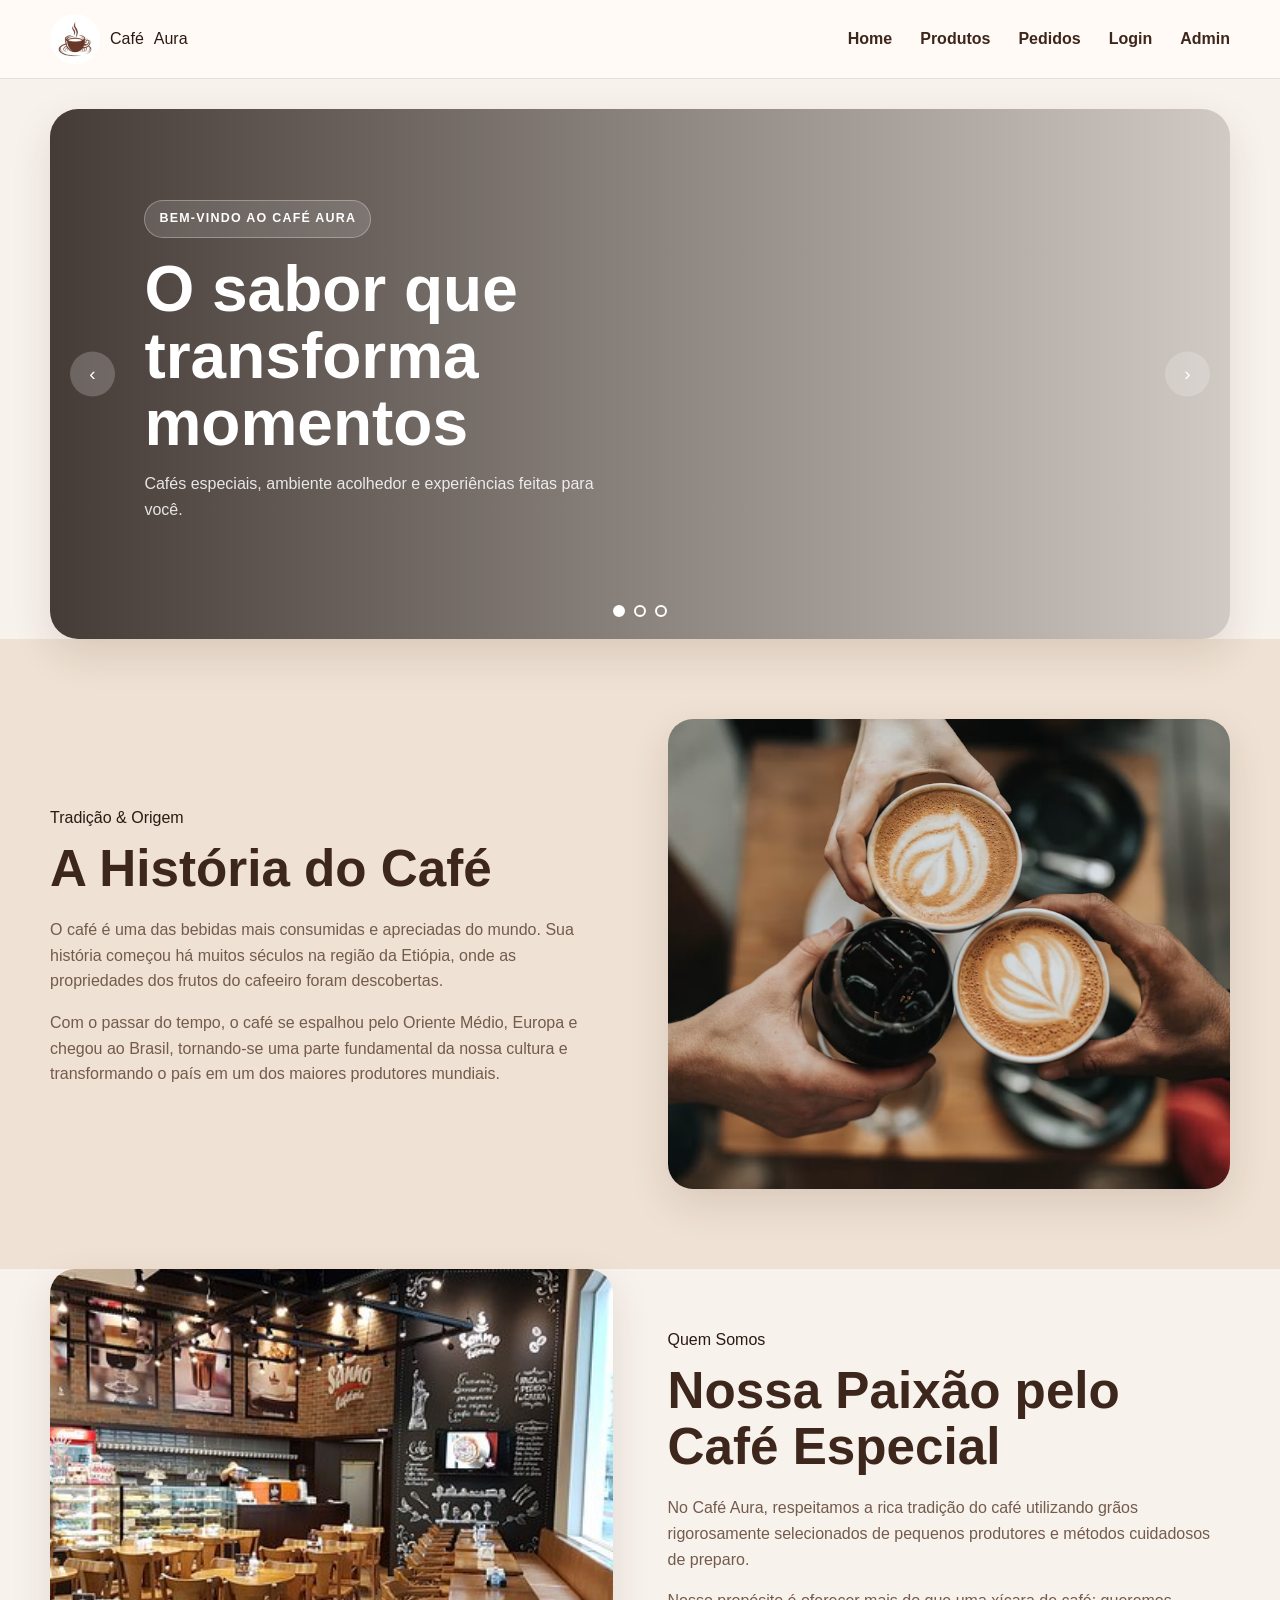
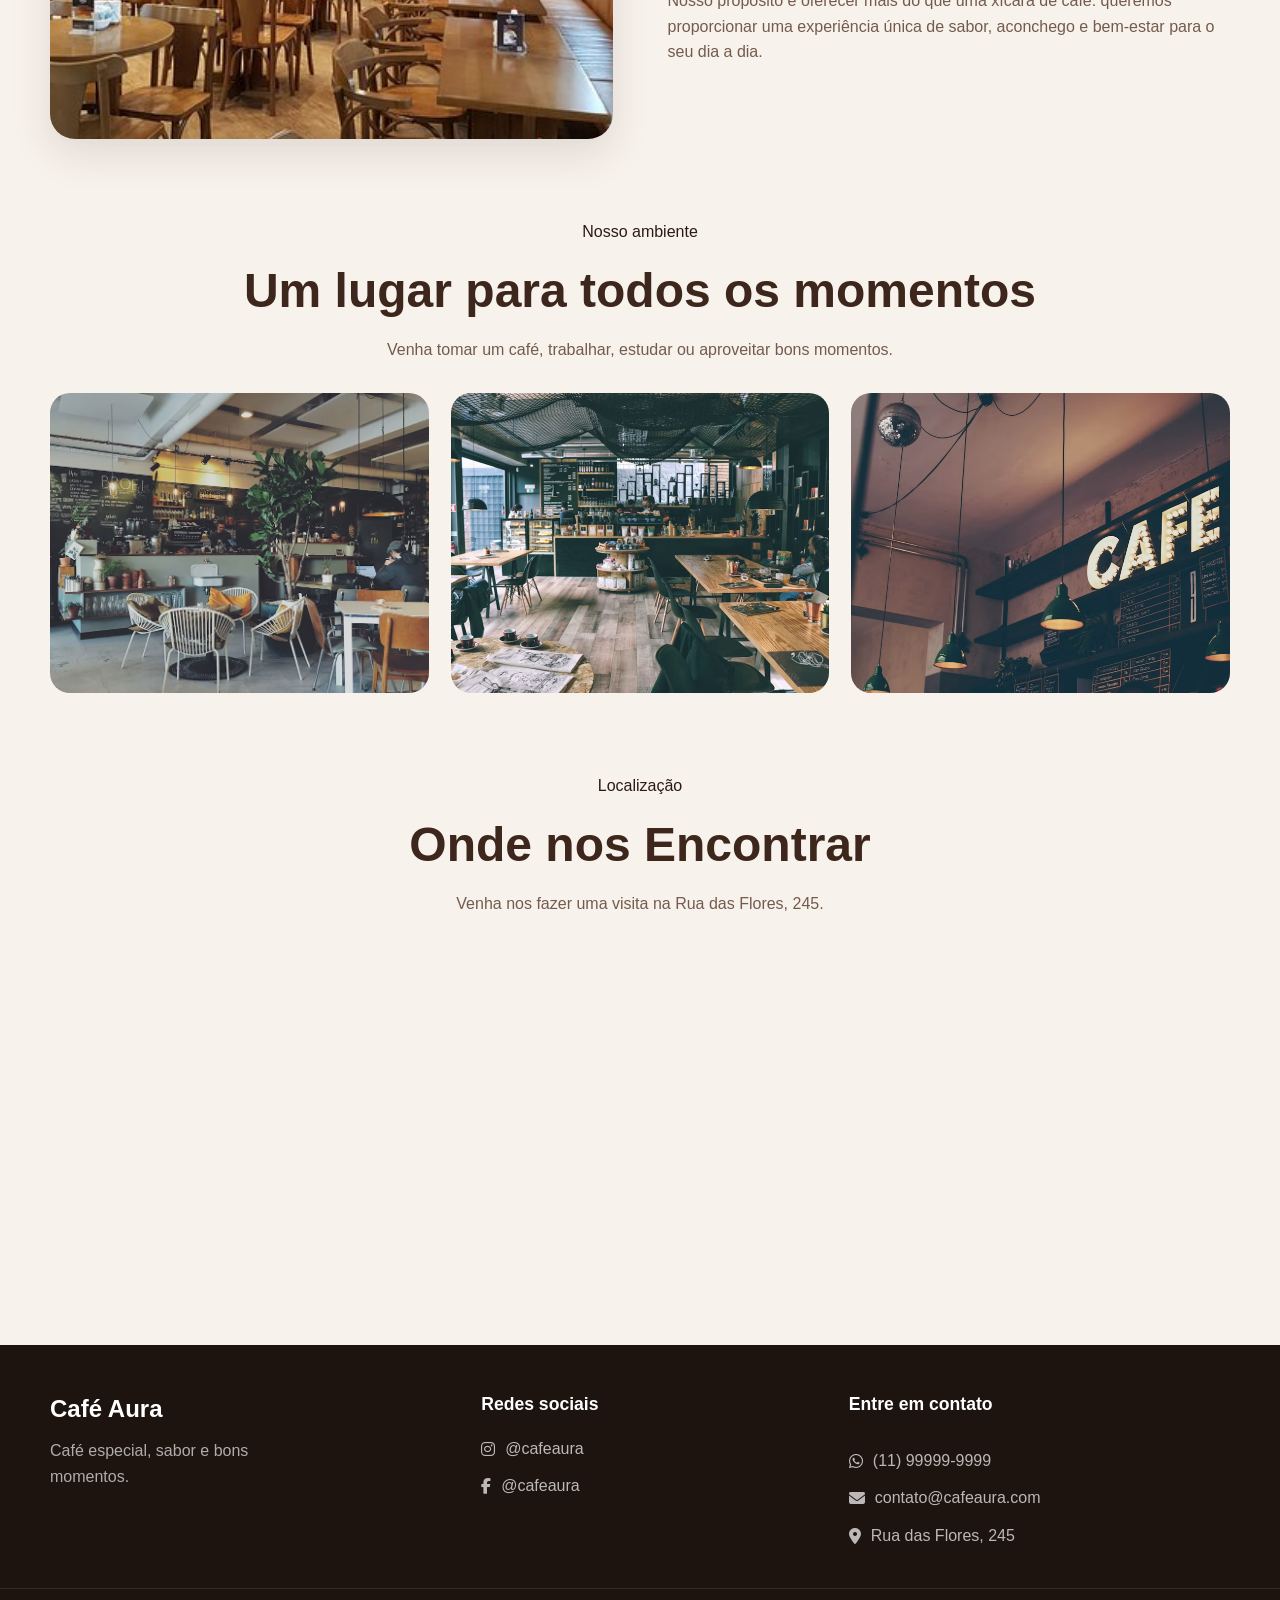
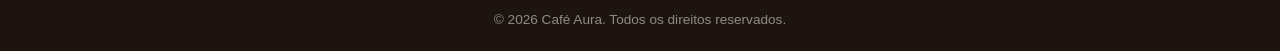
<file: src/main/resources/templates/index.html>
<!DOCTYPE html>
<html lang="pt-br">

<head>
    <meta charset="UTF-8">
    <meta name="viewport" content="width=device-width, initial-scale=1.0">

    <title>Café Aura</title>

    <link rel="stylesheet" href="../static/css/style.css">

    <!-- Ícones Font Awesome -->
    <link rel="stylesheet" href="https://cdnjs.cloudflare.com/ajax/libs/font-awesome/6.5.2/css/all.min.css">
</head>

<body>

    <!-- =========================
         CABEÇALHO
    ========================== -->

    <header class="header">

        <div class="container navbar">

            <!-- LOGO -->

            <a href="index.html" class="logo">

                <img src="../static/img/logotipo.jpg" alt="Logotipo Café Aura" class="logo-img">

                Café <span>Aura</span>

            </a>


            <!-- MENU MOBILE -->

            <button class="menu-button" id="menuButton" type="button" aria-label="Abrir menu">
                ☰
            </button>


            <!-- MENU -->

            <nav class="menu" id="menu">

                <a href="index.html">
                    Home
                </a>

                <a href="produtos.html">
                    Produtos
                </a>

                <a href="pedidos.html">
                    Pedidos
                </a>

                <a href="login.html">
                    Login
                </a>

                <!-- ADMIN -->

                <a href="administrativo.html">
                    Admin
                </a>

            </nav>

        </div>

    </header>


    <!-- =========================
         CONTEÚDO PRINCIPAL
    ========================== -->

    <main>


        <!-- =========================
             CARROSSEL
        ========================== -->

        <section class="carousel">

            <div class="carousel-track" id="carouselTrack">


                <!-- SLIDE 1 -->

                <div class="slide slide-one">

                    <div class="slide-content">

                        <span class="tag">
                            Bem-vindo ao Café Aura
                        </span>

                        <h1>
                            O sabor que transforma momentos
                        </h1>

                        <p>
                            Cafés especiais, ambiente acolhedor e
                            experiências feitas para você.
                        </p>

                    </div>

                </div>


                <!-- SLIDE 2 -->

                <div class="slide slide-two">

                    <div class="slide-content">

                        <span class="tag">
                            Café artesanal
                        </span>

                        <h1>
                            Qualidade em cada xícara
                        </h1>

                        <p>
                            Selecionamos os melhores grãos para
                            preparar cafés únicos.
                        </p>

                    </div>

                </div>


                <!-- SLIDE 3 -->

                <div class="slide slide-three">

                    <div class="slide-content">

                        <span class="tag">
                            Um lugar especial
                        </span>

                        <h1>
                            Seu espaço para relaxar
                        </h1>

                        <p>
                            Um ambiente moderno, confortável e
                            preparado para receber você.
                        </p>

                    </div>

                </div>

            </div>


            <!-- SETA ANTERIOR -->

            <button type="button" class="carousel-arrow previous" id="previous" aria-label="Slide anterior">
                ‹
            </button>


            <!-- SETA PRÓXIMO -->

            <button type="button" class="carousel-arrow next" id="next" aria-label="Próximo slide">
                ›
            </button>


            <!-- INDICADORES -->

            <div class="carousel-dots">

                <button type="button" class="dot active" data-slide="0" aria-label="Ir para o slide 1"></button>

                <button type="button" class="dot" data-slide="1" aria-label="Ir para o slide 2"></button>

                <button type="button" class="dot" data-slide="2" aria-label="Ir para o slide 3"></button>

            </div>

        </section>


        <!-- =========================
             HISTÓRIA DO CAFÉ
        ========================== -->

        <section class="coffee-history">

            <div class="container two-columns">

                <div class="text-content">

                    <span class="subtitle">
                        Tradição & Origem
                    </span>

                    <h2>
                        A História do Café
                    </h2>

                    <p>
                        O café é uma das bebidas mais consumidas e
                        apreciadas do mundo.
                        Sua história começou há muitos séculos na
                        região da Etiópia, onde as propriedades dos
                        frutos do cafeeiro foram descobertas.
                    </p>

                    <p>
                        Com o passar do tempo, o café se espalhou
                        pelo Oriente Médio, Europa e chegou ao Brasil,
                        tornando-se uma parte fundamental da nossa
                        cultura e transformando o país em um dos
                        maiores produtores mundiais.
                    </p>

                </div>


                <div>

                    <img class="rounded-image" src="../static/img/graosdecafé.avif" alt="Grãos de café">

                </div>

            </div>

        </section>


        <!-- =========================
             QUEM SOMOS
        ========================== -->

        <section class="about-us">

            <div class="container two-columns">

                <div>

                    <img class="rounded-image" src="../static/img/espaçocafe.jpg" alt="Nossa equipe e espaço">

                </div>


                <div class="text-content">

                    <span class="subtitle">
                        Quem Somos
                    </span>

                    <h2>
                        Nossa Paixão pelo Café Especial
                    </h2>

                    <p>
                        No Café Aura, respeitamos a rica tradição
                        do café utilizando grãos rigorosamente
                        selecionados de pequenos produtores e
                        métodos cuidadosos de preparo.
                    </p>

                    <p>
                        Nosso propósito é oferecer mais do que uma
                        xícara de café: queremos proporcionar uma
                        experiência única de sabor, aconchego e
                        bem-estar para o seu dia a dia.
                    </p>

                </div>

            </div>

        </section>


        <!-- =========================
             NOSSOS AMBIENTES
        ========================== -->

        <section id="ambiente" class="section container">

            <div class="section-heading">

                <span class="subtitle">
                    Nosso ambiente
                </span>

                <h2>
                    Um lugar para todos os momentos
                </h2>

                <p>
                    Venha tomar um café, trabalhar, estudar ou
                    aproveitar bons momentos.
                </p>

            </div>


            <div class="gallery">

                <img src="../static/img/ambiente.avif" alt="Ambiente interno da cafeteria">

                <img src="../static/img/mesas.avif" alt="Mesas da cafeteria">

                <img src="../static/img/cafe.avif" alt="Café">

            </div>

        </section>


        <!-- =========================
             LOCALIZAÇÃO
        ========================== -->

        <section class="location-section container">

            <div class="section-heading">

                <span class="subtitle">
                    Localização
                </span>

                <h2>
                    Onde nos Encontrar
                </h2>

                <p>
                    Venha nos fazer uma visita na Rua das Flores, 245.
                </p>

            </div>


            <div class="map-wrapper" style="
                    width: 100%;
                    max-width: 1000px;
                    margin: 0 auto 40px auto;
                ">

                <iframe
                    src="https://www.google.com/maps/embed?pb=!1m18!1m12!1m3!1d3657.197475878235!2d-46.65867082375806!3d-23.561349561601616!2m3!1f0!2f0!3f0!3m2!1i1024!2i768!4f13.1!3m3!1m2!1s0x94ce59c8da0aa315%3A0xd59f9431f2d971e3!2sAv.%20Paulista%2C%20S%C3%A3o%20Paulo%20-%20SP!5e0!3m2!1spt-BR!2sbr!4v1700000000000!5m2!1spt-BR!2sbr"
                    width="100%" height="350" style="border:0; border-radius:12px;" allowfullscreen loading="lazy"
                    referrerpolicy="no-referrer-when-downgrade"></iframe>

            </div>

        </section>

    </main>


    <!-- =========================
         RODAPÉ
    ========================== -->

    <footer class="footer">

        <div class="container footer-content">


            <!-- INFORMAÇÕES -->

            <div class="footer-info">

                <h3>
                    Café Aura
                </h3>

                <p>
                    Café especial, sabor e bons momentos.
                </p>

            </div>


            <!-- REDES SOCIAIS -->

            <div class="footer-social">

                <h3>
                    Redes sociais
                </h3>

                <div class="social-icons">

                    <a href="#" aria-label="Instagram">
                        <i class="fa-brands fa-instagram"></i>

                        <span>
                            @cafeaura
                        </span>
                    </a>


                    <a href="#" aria-label="Facebook">
                        <i class="fa-brands fa-facebook-f"></i>

                        <span>
                            @cafeaura
                        </span>
                    </a>

                </div>

            </div>


            <!-- CONTATOS -->

            <div class="footer-contact">

                <h3>
                    Entre em contato
                </h3>


                <!-- WHATSAPP -->

                <a href="https://wa.me/5511999999999" target="_blank" rel="noopener noreferrer">

                    <i class="fa-brands fa-whatsapp"></i>

                    <span>
                        (11) 99999-9999
                    </span>

                </a>


                <!-- E-MAIL -->

                <a href="mailto:contato@cafeaura.com">

                    <i class="fa-solid fa-envelope"></i>

                    <span>
                        contato@cafeaura.com
                    </span>

                </a>


                <!-- ENDEREÇO -->

                <a href="#">

                    <i class="fa-solid fa-location-dot"></i>

                    <span>
                        Rua das Flores, 245
                    </span>

                </a>

            </div>

        </div>


        <!-- =========================
             COPYRIGHT
        ========================== -->

        <div class="footer-bottom">

            <span>
                © 2026 Café Aura. Todos os direitos reservados.
            </span>

        </div>

    </footer>


    <!-- =========================
         JAVASCRIPT
    ========================== -->

    <script src="../static/js/index.js"></script>

</body>

</html>
</file>
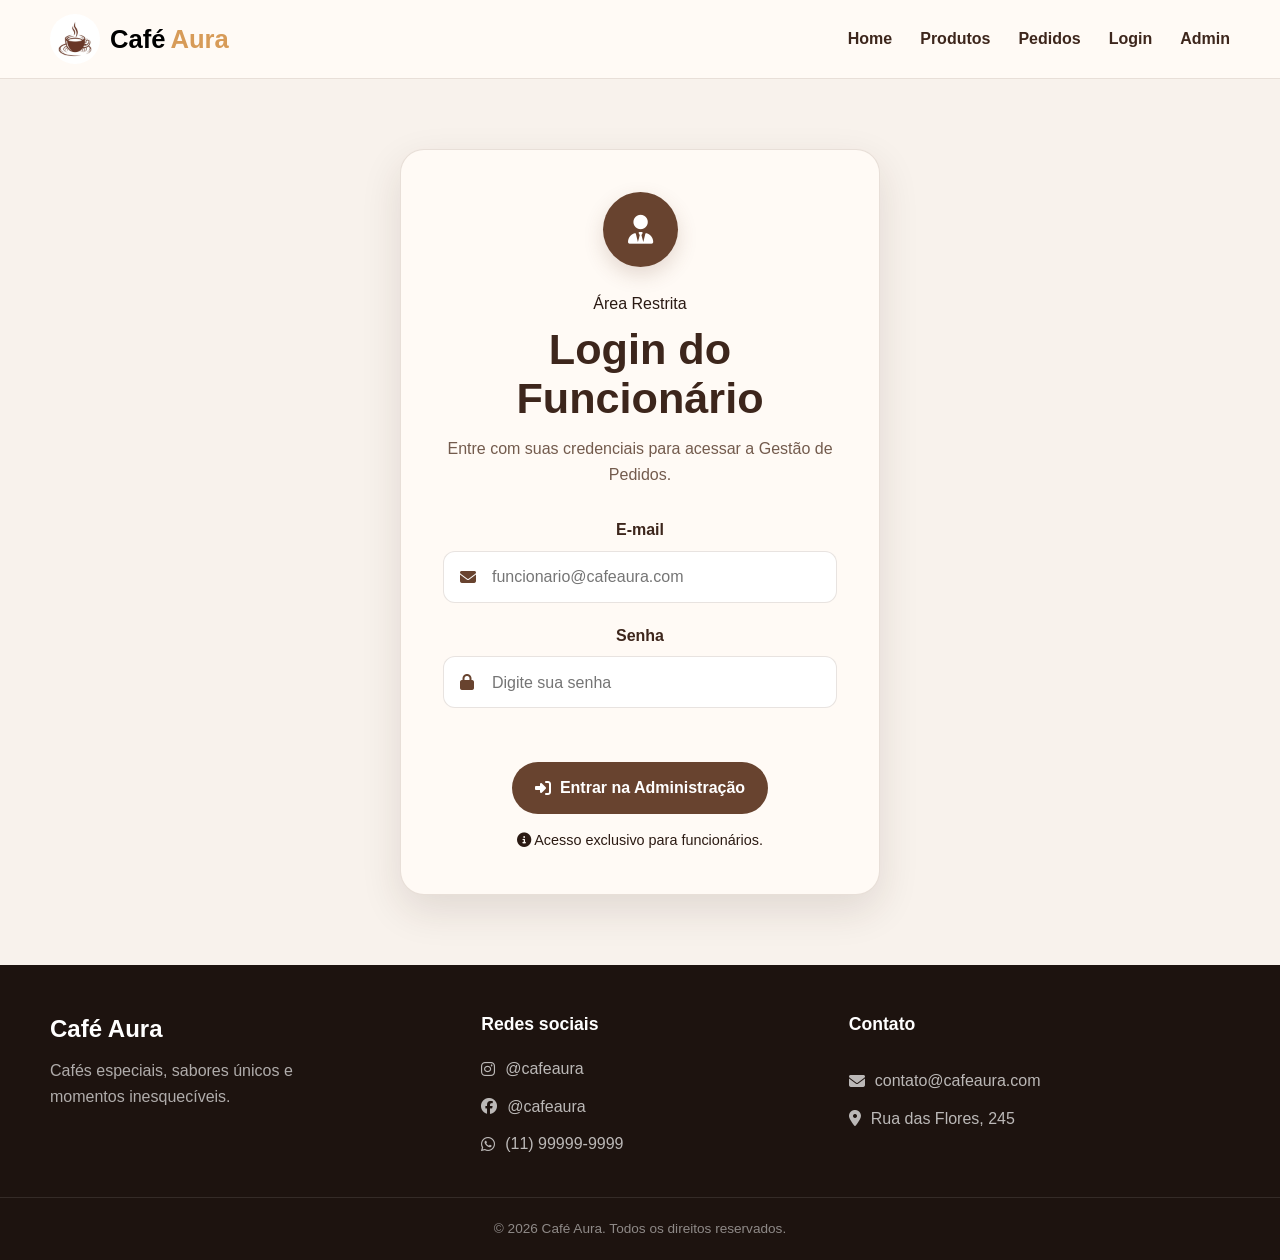
<file: src/main/resources/templates/administrativo.html>
<!DOCTYPE html>
<html lang="pt-BR">

<head>

    <meta charset="UTF-8">

    <meta
        name="viewport"
        content="width=device-width, initial-scale=1.0"
    >

    <title>Café Aura - Administração</title>

    <link
        rel="stylesheet"
        href="../static/css/style.css"
    >

    <link
        rel="stylesheet"
        href="https://cdnjs.cloudflare.com/ajax/libs/font-awesome/6.5.2/css/all.min.css"
    >

</head>

<body>

    <!-- =====================================================
         HEADER
    ====================================================== -->

    <header class="header">

        <div class="container navbar">

            <a href="index.html" class="logo">

                <img
                    src="../static/img/logotipo.jpg"
                    alt="Logotipo Café Aura"
                    class="logo-img"
                >

                <span class="logo-text">
                    <span class="logo-cafe">Café</span>
                    <span class="logo-aura">Aura</span>
                </span>

            </a>


            <!-- BOTÃO MENU MOBILE -->

            <button
                type="button"
                class="menu-button"
                id="menuButton"
                aria-label="Abrir menu"
            >

                <i class="fa-solid fa-bars"></i>

            </button>


            <!-- MENU -->

            <nav class="menu" id="menu">

                <a href="index.html">
                    Home
                </a>

                <a href="produtos.html">
                    Produtos
                </a>

                <a href="pedidos.html">
                    Pedidos
                </a>

                <a href="login.html">
                    Login
                </a>

                <a href="administrativo.html">
                    Admin
                </a>

            </nav>

        </div>

    </header>


    <!-- =====================================================
         CONTEÚDO PRINCIPAL
    ====================================================== -->

    <main>


        <!-- =================================================
             LOGIN DO FUNCIONÁRIO
        ================================================== -->

        <section
            class="admin-login-section"
            id="adminLoginArea"
        >

            <div class="container">

                <div class="admin-login-box">

                    <div class="admin-login-icon">

                        <i class="fa-solid fa-user-tie"></i>

                    </div>


                    <div class="admin-login-content">

                        <span class="subtitle">
                            Área Restrita
                        </span>

                        <h1>
                            Login do Funcionário
                        </h1>

                        <p>
                            Entre com suas credenciais para acessar
                            a Gestão de Pedidos.
                        </p>


                        <!-- FORMULÁRIO -->

                        <form
                            id="adminLoginForm"
                            novalidate
                        >


                            <!-- E-MAIL -->

                            <div class="form-group">

                                <label for="adminEmail">
                                    E-mail
                                </label>

                                <div class="input-icon">

                                    <i class="fa-solid fa-envelope"></i>

                                    <input
                                        type="email"
                                        id="adminEmail"
                                        placeholder="funcionario@cafeaura.com"
                                        autocomplete="username"
                                        required
                                    >

                                </div>

                            </div>


                            <!-- SENHA -->

                            <div class="form-group">

                                <label for="adminPassword">
                                    Senha
                                </label>

                                <div class="input-icon">

                                    <i class="fa-solid fa-lock"></i>

                                    <input
                                        type="password"
                                        id="adminPassword"
                                        placeholder="Digite sua senha"
                                        autocomplete="current-password"
                                        required
                                    >

                                </div>

                            </div>


                            <!-- ERRO -->

                            <p
                                id="adminLoginError"
                                class="admin-login-error"
                            ></p>


                            <!-- BOTÃO -->

                            <button
                                type="submit"
                                class="button admin-login-button"
                            >

                                <i class="fa-solid fa-right-to-bracket"></i>

                                Entrar na Administração

                            </button>


                            <!-- AVISO -->

                            <p
                                style="
                                    margin-top: 15px;
                                    text-align: center;
                                    font-size: 0.9rem;
                                "
                            >

                                <i class="fa-solid fa-circle-info"></i>

                                Acesso exclusivo para funcionários.

                            </p>

                        </form>

                    </div>

                </div>

            </div>

        </section>


        <!-- =================================================
             GESTÃO DE PEDIDOS
        ================================================== -->

        <section
            class="admin-section"
            id="adminManagement"
            style="display: none;"
        >

            <div class="container">


                <!-- TÍTULO -->

                <div class="admin-title">

                    <span class="subtitle">
                        Painel Administrativo
                    </span>

                    <h1>
                        Gestão de Pedidos
                    </h1>

                    <p>
                        Acompanhe e gerencie os pedidos realizados
                        pelos clientes.
                    </p>

                </div>


                <!-- CABEÇALHO -->

                <div class="admin-header">

                    <div class="admin-header-info">

                        <div class="admin-icon">

                            <i class="fa-solid fa-user-tie"></i>

                        </div>

                        <div class="admin-user">

                            <p>
                                Funcionário conectado
                            </p>

                            <h2>
                                Administrador Café Aura
                            </h2>

                        </div>

                    </div>


                    <div class="admin-restricted">

                        <i class="fa-solid fa-shield-halved"></i>

                        Área restrita

                    </div>

                </div>


                <!-- SAIR -->

                <div class="admin-logout-area">

                    <button
                        type="button"
                        class="admin-logout-button"
                        id="adminLogoutButton"
                    >

                        <i class="fa-solid fa-right-from-bracket"></i>

                        Sair da Administração

                    </button>

                </div>


                <!-- STATUS -->

                <div class="order-status-buttons">

                    <button
                        type="button"
                        class="status-button active"
                        id="pendingButton"
                    >

                        <i class="fa-solid fa-clock"></i>

                        Em Atendimento

                        <span id="pendingCount">
                            0
                        </span>

                    </button>


                    <button
                        type="button"
                        class="status-button"
                        id="finishedButton"
                    >

                        <i class="fa-solid fa-circle-check"></i>

                        Finalizados

                        <span id="finishedCount">
                            0
                        </span>

                    </button>

                </div>


                <!-- PEDIDOS -->

                <div class="admin-orders">


                    <!-- EM ATENDIMENTO -->

                    <div
                        class="orders-panel"
                        id="pendingOrders"
                    >

                        <div class="orders-panel-header">

                            <h2>
                                Pedidos em Atendimento
                            </h2>

                            <span>

                                <span id="pendingCountPanel">
                                    0
                                </span>

                            </span>

                        </div>


                        <div
                            class="orders-list"
                            id="pendingOrdersList"
                        >

                            <div class="empty-orders">

                                <i class="fa-solid fa-mug-saucer"></i>

                                <h3>
                                    Nenhum pedido em atendimento
                                </h3>

                                <p>
                                    Quando novos pedidos forem realizados,
                                    eles aparecerão aqui.
                                </p>

                            </div>

                        </div>

                    </div>


                    <!-- FINALIZADOS -->

                    <div
                        class="orders-panel"
                        id="finishedOrders"
                        style="display: none;"
                    >

                        <div class="orders-panel-header">

                            <h2>
                                Pedidos Finalizados
                            </h2>

                            <span>

                                <span id="finishedCountPanel">
                                    0
                                </span>

                            </span>

                        </div>


                        <div
                            class="orders-list"
                            id="finishedOrdersList"
                        >

                            <div class="empty-orders">

                                <i class="fa-solid fa-circle-check"></i>

                                <h3>
                                    Nenhum pedido finalizado
                                </h3>

                                <p>
                                    Os pedidos concluídos aparecerão aqui.
                                </p>

                            </div>

                        </div>

                    </div>

                </div>

            </div>

        </section>

    </main>


    <!-- =====================================================
         FOOTER
    ====================================================== -->

    <footer class="footer">

        <div class="container footer-content">


            <!-- INFORMAÇÕES -->

            <div class="footer-info">

                <h3>
                    Café Aura
                </h3>

                <p>
                    Cafés especiais, sabores únicos e momentos inesquecíveis.
                </p>

            </div>


            <!-- REDES SOCIAIS -->

            <div class="footer-social">

                <h3>
                    Redes sociais
                </h3>

                <div class="social-icons">

                    <a href="#">

                        <i class="fa-brands fa-instagram"></i>

                        @cafeaura

                    </a>


                    <a href="#">

                        <i class="fa-brands fa-facebook"></i>

                        @cafeaura

                    </a>


                    <a href="https://wa.me/5511999999999">

                        <i class="fa-brands fa-whatsapp"></i>

                        (11) 99999-9999

                    </a>

                </div>

            </div>


            <!-- CONTATO -->

            <div class="footer-contact">

                <h3>
                    Contato
                </h3>


                <a href="mailto:contato@cafeaura.com">

                    <i class="fa-solid fa-envelope"></i>

                    contato@cafeaura.com

                </a>


                <a href="#">

                    <i class="fa-solid fa-location-dot"></i>

                    Rua das Flores, 245

                </a>

            </div>

        </div>


        <!-- COPYRIGHT -->

        <div class="footer-bottom">

            © 2026 Café Aura. Todos os direitos reservados.

        </div>

    </footer>


    <!-- =====================================================
         JAVASCRIPT
    ====================================================== -->

    <script src="../static/js/index.js"></script>

</body>

</html>
</file>
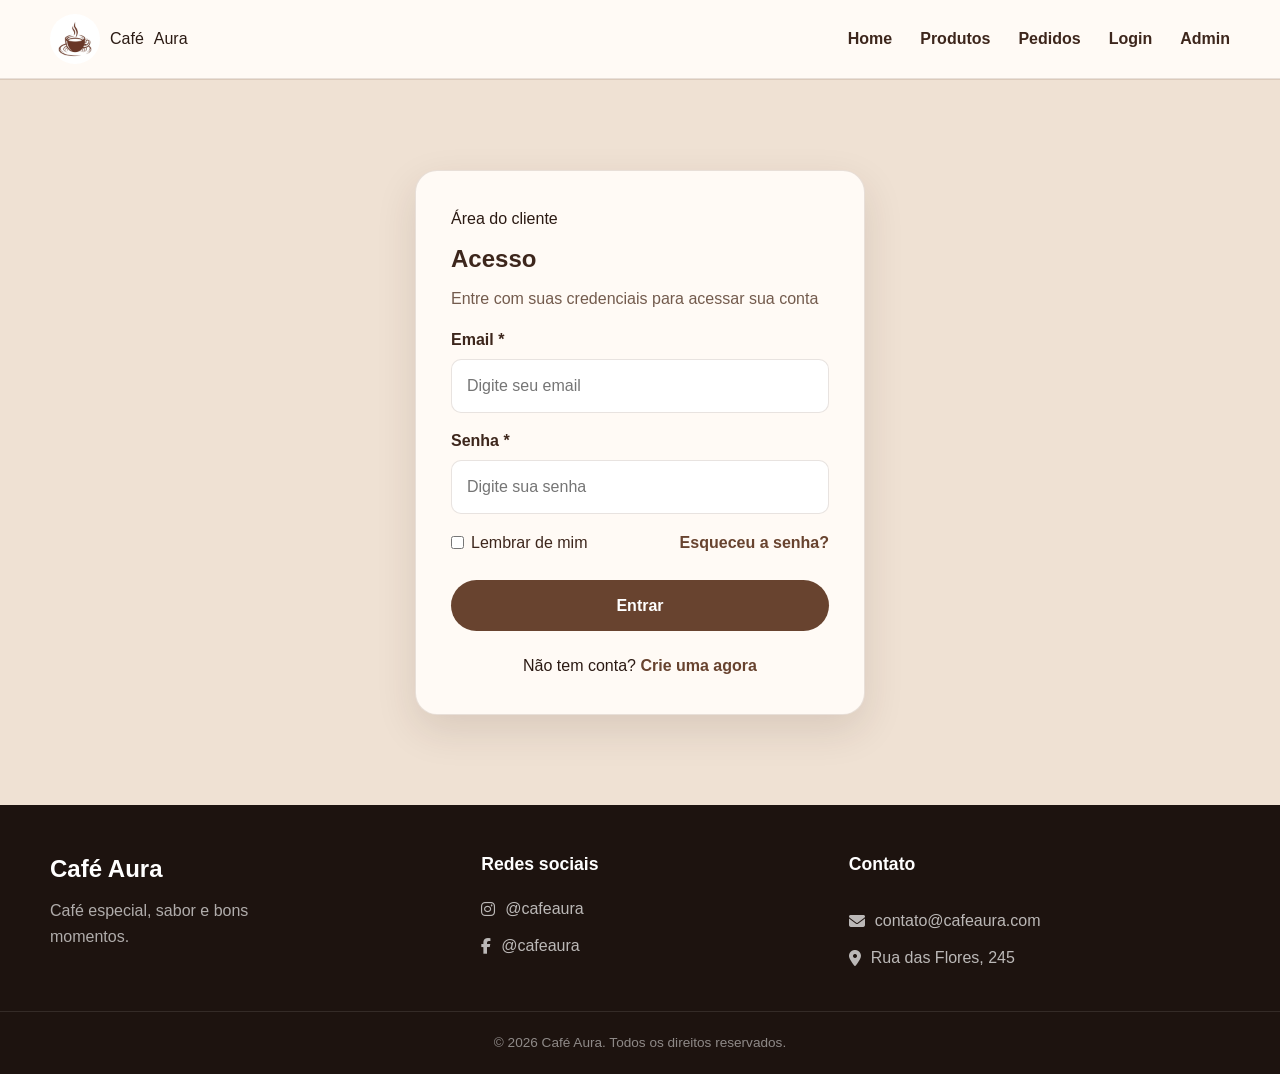
<file: src/main/resources/templates/login.html>
<!DOCTYPE html>
<html lang="pt-BR">

<head>
    <meta charset="UTF-8">
    <meta name="viewport" content="width=device-width, initial-scale=1.0">

    <title>Login - Café Aura</title>

    <link rel="stylesheet" href="../static/css/style.css">

    <!-- Ícones -->
    <link rel="stylesheet"
        href="https://cdnjs.cloudflare.com/ajax/libs/font-awesome/6.5.2/css/all.min.css">
</head>

<body>

    <!-- =========================
         HEADER
    ========================== -->

    <header class="header">

        <div class="container navbar">

            <a href="index.html" class="logo">

                <img
                    src="../static/img/logotipo.jpg"
                    alt="Logotipo Café Aura"
                    class="logo-img"
                >

                Café <span>Aura</span>

            </a>


            <button
                class="menu-button"
                id="menuButton"
                type="button"
            >
                ☰
            </button>


            <nav class="menu" id="menu">

                <a href="index.html">
                    Home
                </a>

                <a href="produtos.html">
                    Produtos
                </a>

                <a href="pedidos.html">
                    Pedidos
                </a>

                <a href="login.html">
                    Login
                </a>

                <!-- ADMIN -->
                <a href="administrativo.html">
                    Admin
                </a>

            </nav>

        </div>

    </header>


    <!-- =========================
         LOGIN
    ========================== -->

    <main>

        <section class="login-section">

            <form
                class="login-card"
                id="loginForm"
            >

                <span class="subtitle">
                    Área do cliente
                </span>


                <h1>
                    Acesso
                </h1>


                <p>
                    Entre com suas credenciais para acessar sua conta
                </p>


                <label for="loginEmail">
                    Email *
                </label>

                <input
                    type="email"
                    id="loginEmail"
                    name="email"
                    placeholder="Digite seu email"
                    required
                >


                <label for="password">
                    Senha *
                </label>

                <input
                    type="password"
                    id="password"
                    name="password"
                    placeholder="Digite sua senha"
                    required
                >


                <div class="remember">

                    <label>

                        <input
                            type="checkbox"
                            name="remember"
                        >

                        Lembrar de mim

                    </label>


                    <a href="#">
                        Esqueceu a senha?
                    </a>

                </div>


                <button
                    type="submit"
                    class="button login-button"
                >
                    Entrar
                </button>


                <div class="register">

                    <p>

                        Não tem conta?

                        <a href="#">
                            Crie uma agora
                        </a>

                    </p>

                </div>

            </form>

        </section>

    </main>


    <!-- =========================
         FOOTER
    ========================== -->

    <footer class="footer">

        <div class="container footer-content">


            <!-- INFORMAÇÕES -->

            <div class="footer-info">

                <h3>
                    Café Aura
                </h3>

                <p>
                    Café especial, sabor e bons momentos.
                </p>

            </div>


            <!-- REDES SOCIAIS -->

            <div class="footer-social">

                <h3>
                    Redes sociais
                </h3>


                <div class="social-icons">

                    <a
                        href="#"
                        aria-label="Instagram"
                        title="Instagram"
                    >

                        <i class="fa-brands fa-instagram"></i>

                        <span>
                            @cafeaura
                        </span>

                    </a>


                    <a
                        href="#"
                        aria-label="Facebook"
                        title="Facebook"
                    >

                        <i class="fa-brands fa-facebook-f"></i>

                        <span>
                            @cafeaura
                        </span>

                    </a>

                </div>

            </div>


            <!-- CONTATO -->

            <div class="footer-contact">

                <h3>
                    Contato
                </h3>


                <a href="mailto:contato@cafeaura.com">

                    <i class="fa-solid fa-envelope"></i>

                    <span>
                        contato@cafeaura.com
                    </span>

                </a>


                <a href="#">

                    <i class="fa-solid fa-location-dot"></i>

                    <span>
                        Rua das Flores, 245
                    </span>

                </a>

            </div>

        </div>


        <!-- COPYRIGHT -->

        <div class="footer-bottom">

            <span>
                © 2026 Café Aura. Todos os direitos reservados.
            </span>

        </div>

    </footer>


    <!-- JAVASCRIPT -->

    <script src="../static/js/index.js"></script>

</body>

</html>
</file>
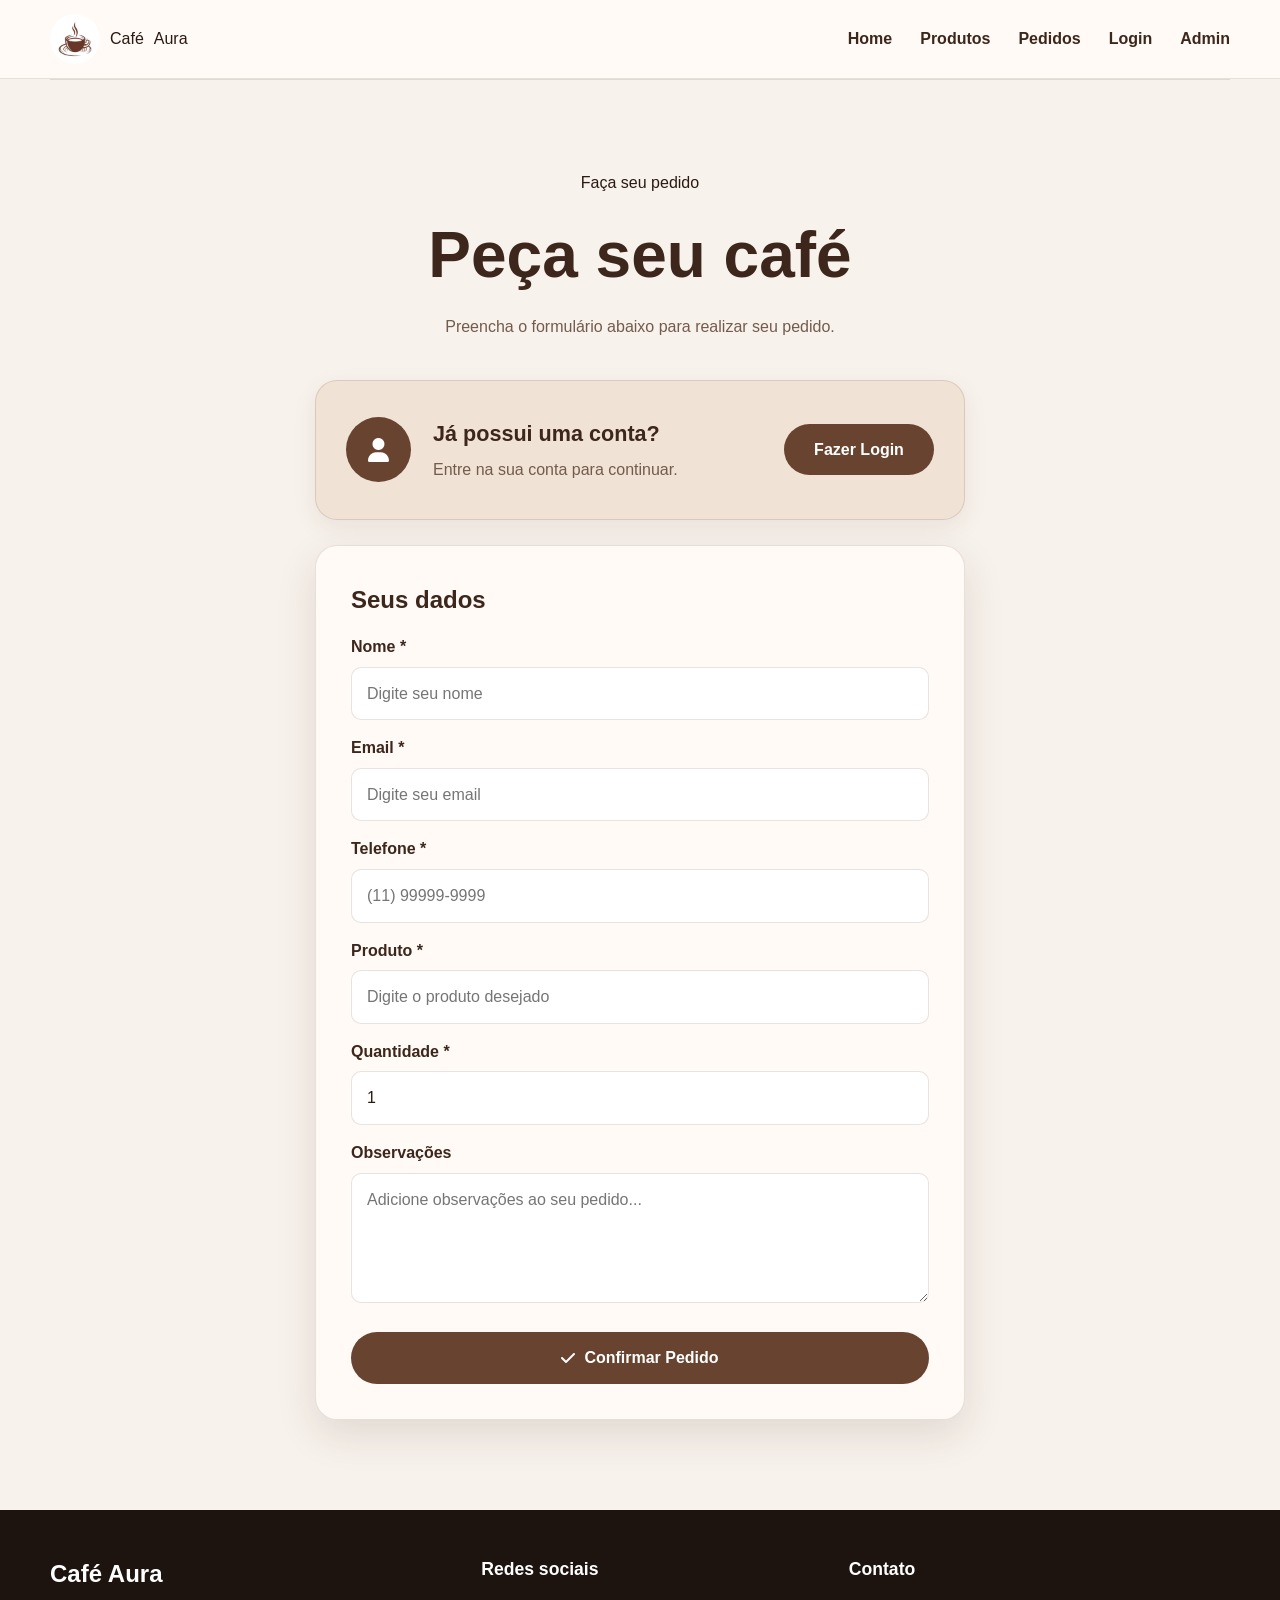
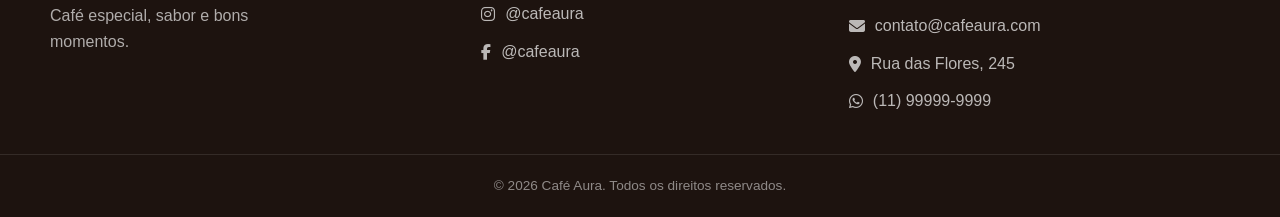
<file: src/main/resources/templates/pedidos.html>
<!DOCTYPE html>
<html lang="pt-BR">

<head>
    <meta charset="UTF-8">
    <meta name="viewport" content="width=device-width, initial-scale=1.0">

    <title>Pedidos - Café Aura</title>

    <!-- CSS -->
    <link rel="stylesheet" href="../static/css/style.css">

    <!-- Font Awesome -->
    <link rel="stylesheet"
        href="https://cdnjs.cloudflare.com/ajax/libs/font-awesome/6.5.2/css/all.min.css">
</head>

<body>

    <!-- =========================
         HEADER
    ========================= -->

    <header class="header">

        <div class="container navbar">

            <a href="../index.html" class="logo">

                <img
                    src="../static/img/logotipo.jpg"
                    alt="Logotipo Café Aura"
                    class="logo-img"
                >

                Café <span>Aura</span>

            </a>


            <button
                class="menu-button"
                id="menuButton"
                type="button"
                aria-label="Abrir menu"
            >
                ☰
            </button>


            <nav class="menu" id="menu">

                <a href="../index.html">
                    Home
                </a>

                <a href="produtos.html">
                    Produtos
                </a>

                <a href="pedidos.html">
                    Pedidos
                </a>

                <a href="login.html">
                    Login
                </a>

                <!-- ADMIN -->
                <a href="administrativo.html">
                    Admin
                </a>

            </nav>

        </div>

    </header>


    <!-- =========================
         PEDIDOS
    ========================= -->

    <main>

        <section id="pedidos" class="page-section container">

            <div class="page-title">

                <span class="subtitle">
                    Faça seu pedido
                </span>

                <h1>
                    Peça seu café
                </h1>

                <p>
                    Preencha o formulário abaixo para realizar seu pedido.
                </p>

            </div>


            <!-- ÁREA CENTRALIZADA -->

            <div class="order-layout">

                <div class="order-form-area">


                    <!-- =========================
                         LOGIN
                    ========================= -->

                    <div class="login-box">

                        <div class="login-icon">

                            <i class="fa-solid fa-user"></i>

                        </div>


                        <div class="login-box-content">

                            <h3>
                                Já possui uma conta?
                            </h3>

                            <p>
                                Entre na sua conta para continuar.
                            </p>

                        </div>


                        <a
                            href="login.html"
                            class="button login-order-button"
                        >
                            Fazer Login
                        </a>

                    </div>


                    <!-- =========================
                         FORMULÁRIO
                    ========================= -->

                    <form
                        class="form-card"
                        id="orderForm"
                    >

                        <h2 class="form-title">
                            Seus dados
                        </h2>


                        <!-- NOME -->

                        <label for="name">
                            Nome *
                        </label>

                        <input
                            type="text"
                            id="name"
                            name="name"
                            placeholder="Digite seu nome"
                            autocomplete="name"
                            required
                        >


                        <!-- EMAIL -->

                        <label for="email">
                            Email *
                        </label>

                        <input
                            type="email"
                            id="email"
                            name="email"
                            placeholder="Digite seu email"
                            autocomplete="email"
                            required
                        >


                        <!-- TELEFONE -->

                        <label for="phone">
                            Telefone *
                        </label>

                        <input
                            type="tel"
                            id="phone"
                            name="phone"
                            placeholder="(11) 99999-9999"
                            autocomplete="tel"
                            required
                        >


                        <!-- PRODUTO -->

                        <label for="product">
                            Produto *
                        </label>

                        <input
                            type="text"
                            id="product"
                            name="product"
                            placeholder="Digite o produto desejado"
                            required
                        >


                        <!-- QUANTIDADE -->

                        <label for="quantity">
                            Quantidade *
                        </label>

                        <input
                            type="number"
                            id="quantity"
                            name="quantity"
                            min="1"
                            value="1"
                            required
                        >


                        <!-- OBSERVAÇÕES -->

                        <label for="observations">
                            Observações
                        </label>

                        <textarea
                            id="observations"
                            name="observations"
                            rows="4"
                            placeholder="Adicione observações ao seu pedido..."
                        ></textarea>


                        <!-- BOTÃO -->

                        <button
                            type="submit"
                            class="button order-button"
                        >

                            <i class="fa-solid fa-check"></i>

                            Confirmar Pedido

                        </button>

                    </form>

                </div>

            </div>

        </section>

    </main>


    <!-- =========================
         FOOTER
    ========================== -->

    <footer class="footer">

        <div class="container footer-content">


            <!-- INFORMAÇÕES -->

            <div class="footer-info">

                <h3>
                    Café Aura
                </h3>

                <p>
                    Café especial, sabor e bons momentos.
                </p>

            </div>


            <!-- REDES SOCIAIS -->

            <div class="footer-social">

                <h3>
                    Redes sociais
                </h3>


                <div class="social-icons">

                    <a
                        href="#"
                        aria-label="Instagram"
                        title="Instagram"
                    >

                        <i class="fa-brands fa-instagram"></i>

                        <span>
                            @cafeaura
                        </span>

                    </a>


                    <a
                        href="#"
                        aria-label="Facebook"
                        title="Facebook"
                    >

                        <i class="fa-brands fa-facebook-f"></i>

                        <span>
                            @cafeaura
                        </span>

                    </a>

                </div>

            </div>


            <!-- CONTATO -->

            <div class="footer-contact">

                <h3>
                    Contato
                </h3>


                <a href="mailto:contato@cafeaura.com">

                    <i class="fa-solid fa-envelope"></i>

                    <span>
                        contato@cafeaura.com
                    </span>

                </a>


                <a href="#">

                    <i class="fa-solid fa-location-dot"></i>

                    <span>
                        Rua das Flores, 245
                    </span>

                </a>


                <a
                    href="https://wa.me/5511999999999"
                    target="_blank"
                    rel="noopener noreferrer"
                    aria-label="WhatsApp"
                    title="WhatsApp"
                >

                    <i class="fa-brands fa-whatsapp"></i>

                    <span>
                        (11) 99999-9999
                    </span>

                </a>

            </div>

        </div>


        <!-- COPYRIGHT -->

        <div class="footer-bottom">

            <span>
                © 2026 Café Aura. Todos os direitos reservados.
            </span>

        </div>

    </footer>


    <!-- JAVASCRIPT -->

    <script src="../static/js/index.js"></script>

</body>

</html>
</file>
<file: src/main/resources/static/css/style.css>
/* =========================================================
   CAFÉ AURA
   STYLE.CSS COMPLETO E ATUALIZADO
========================================================= */


/* =========================================================
   VARIÁVEIS
========================================================= */

:root {
    --background: #f8f2ec;
    --card: #fffaf5;
    --primary: #68432f;
    --primary-dark: #3d261c;
    --accent: #d79b58;
    --text: #2b1a13;
    --muted: #735b4d;
    --border: rgba(104, 67, 47, 0.15);
    --shadow: 0 15px 40px rgba(61, 37, 27, 0.12);
    --white: #ffffff;
    --success: #5f8055;
    --danger: #b42318;
}


/* =========================================================
   RESET
========================================================= */

* {
    margin: 0;
    padding: 0;
    box-sizing: border-box;
}

html {
    scroll-behavior: smooth;
}

body {
    min-height: 100vh;
    background: var(--background);
    color: var(--text);
    font-family: Arial, Helvetica, sans-serif;
    line-height: 1.6;
}

a {
    color: inherit;
    text-decoration: none;
}

img {
    display: block;
    max-width: 100%;
}

button,
input,
select,
textarea {
    font: inherit;
}

button {
    cursor: pointer;
}

.container {
    width: min(1180px, calc(100% - 32px));
    margin: 0 auto;
}


/* =========================================================
   HEADER
========================================================= */

.header {
    position: sticky;
    top: 0;
    z-index: 100;
    width: 100%;
    border-bottom: 1px solid var(--border);
    background: rgba(255, 250, 245, 0.97);
    backdrop-filter: blur(12px);
}

.header-container {
    min-height: 78px;
    display: flex;
    align-items: center;
    justify-content: space-between;
    gap: 25px;
}

.navbar {
    min-height: 78px;
    display: flex;
    align-items: center;
    justify-content: space-between;
    gap: 24px;
}


/* =========================================================
   LOGO
========================================================= */

.logo {
    display: flex;
    align-items: center;
    gap: 10px;
    flex-shrink: 0;
    text-decoration: none;
}

.logo-img {
    width: 50px;
    height: 50px;
    object-fit: cover;
    border-radius: 50%;
}

.logo-text {
    display: flex;
    align-items: center;
    gap: 5px;
    white-space: nowrap;
    font-size: 1.6rem;
    font-weight: 800;
}

.logo-text .logo-cafe {
    color: #000000 !important;
}

.logo-text .logo-aura {
    color: var(--accent) !important;
}


/* =========================================================
   MENU
========================================================= */

.menu {
    display: flex;
    align-items: center;
    gap: 28px;
}

.menu a {
    position: relative;
    color: var(--primary-dark);
    font-weight: bold;
    transition: 0.3s ease;
}

.menu a:hover {
    color: var(--accent);
}

.menu a.active {
    color: var(--primary);
}

.menu a.active::after {
    content: "";
    position: absolute;
    left: 0;
    right: 0;
    bottom: -8px;
    height: 2px;
    border-radius: 5px;
    background: var(--accent);
}

.menu-button {
    display: none;
    width: 42px;
    height: 42px;
    border: none;
    border-radius: 8px;
    background: transparent;
    color: var(--primary-dark);
    font-size: 1.6rem;
    cursor: pointer;
}


/* =========================================================
   BOTÕES
========================================================= */

.button {
    display: inline-flex;
    align-items: center;
    justify-content: center;
    gap: 9px;
    padding: 13px 23px;
    border: none;
    border-radius: 30px;
    background: var(--primary);
    color: white;
    font-weight: bold;
    text-align: center;
    cursor: pointer;
    transition:
        background 0.3s ease,
        transform 0.3s ease,
        box-shadow 0.3s ease;
}

.button:hover {
    background: var(--primary-dark);
    transform: translateY(-2px);
    box-shadow: 0 8px 20px rgba(61, 37, 27, 0.15);
}

.button:disabled {
    opacity: 0.7;
    cursor: not-allowed;
    transform: none;
    box-shadow: none;
}

.small-button {
    padding: 9px 15px;
    border: none;
    border-radius: 22px;
    background: #efd1ae;
    color: var(--primary-dark);
    font-weight: bold;
    cursor: pointer;
    transition: 0.3s ease;
}

.small-button:hover {
    background: var(--accent);
    color: white;
}

<<<<<<< HEAD

/* =========================================================
   TEXTOS
========================================================= */
=======
/* FILTRO DE CATEGORIAS */

.filter-buttons {
    display: flex;
    justify-content: center;
    gap: 15px;
    margin-bottom: 40px;
    flex-wrap: wrap;
}

.filter-btn {
    padding: 12px 28px;
    border: 2px solid var(--accent);
    border-radius: 25px;
    background: transparent;
    color: var(--primary-dark);
    font-weight: bold;
    cursor: pointer;
    transition: 0.3s ease;
    font-size: 1rem;
}

.filter-btn:hover {
    background: var(--accent);
    color: white;
    transform: translateY(-2px);
}

.filter-btn.active {
    background: var(--accent);
    color: white;
    box-shadow: 0 5px 15px rgba(215, 155, 88, 0.3);
}

.product-card.hidden {
    display: none;
}

@keyframes fadeIn {
    from {
        opacity: 0;
        transform: translateY(10px);
    }
    to {
        opacity: 1;
        transform: translateY(0);
    }
}

.product-card {
    animation: fadeIn 0.3s ease;
}

/* TEXTOS */
>>>>>>> bfb9820f16b444f00b93d9db7c236fa87c526f66

.subtitle {
    color: var(--accent);
    font-size: 0.78rem;
    font-weight: bold;
    letter-spacing: 0.13em;
    text-transform: uppercase;
}

.section {
    padding: 80px 0;
}

.section-title {
    margin-bottom: 40px;
    text-align: center;
}

.section-title h2 {
    margin: 8px 0 12px;
    color: var(--primary-dark);
    font-size: clamp(2rem, 4vw, 3rem);
    line-height: 1.15;
}

.section-title p {
    max-width: 650px;
    margin: 0 auto;
    color: var(--muted);
}


/* =========================================================
   CARROSSEL
========================================================= */

.carousel {
    position: relative;
    width: min(1180px, calc(100% - 32px));
    height: 530px;
    margin: 30px auto 0;
    overflow: hidden;
    border-radius: 28px;
    box-shadow: var(--shadow);
}

.carousel-track {
    display: flex;
    width: 100%;
    height: 100%;
    transition: transform 0.6s ease;
}

.slide {
    position: relative;
    min-width: 100%;
    height: 100%;
    background-position: center;
    background-size: cover;
}

.slide::before {
    content: "";
    position: absolute;
    inset: 0;
    background: linear-gradient(
        90deg,
        rgba(29, 19, 15, 0.82),
        rgba(29, 19, 15, 0.18)
    );
}

.slide-one {
    background-image: url("https://images.unsplash.com/photo-1501339847302-ac426a4a7cbb?auto=format&fit=crop&w=1500&q=85");
}

.slide-two {
    background-image: url("https://images.unsplash.com/photo-1445116572660-236099ec97a0?auto=format&fit=crop&w=1500&q=85");
}

.slide-three {
    background-image: url("https://images.unsplash.com/photo-1498804103079-a6351b050096?auto=format&fit=crop&w=1500&q=85");
}

.slide-content {
    position: relative;
    z-index: 2;
    display: flex;
    flex-direction: column;
    justify-content: center;
    height: 100%;
    max-width: 700px;
    padding: 40px 8%;
    color: white;
}

.slide-content h1 {
    margin: 18px 0 14px;
    font-size: clamp(2.3rem, 5vw, 4.5rem);
    line-height: 1.05;
}

.slide-content p {
    max-width: 490px;
    margin-bottom: 26px;
    color: rgba(255, 255, 255, 0.86);
}

.slide-content .button {
    width: fit-content;
}

.tag {
    width: fit-content;
    padding: 8px 14px;
    border: 1px solid rgba(255, 255, 255, 0.3);
    border-radius: 30px;
    background: rgba(255, 255, 255, 0.13);
    font-size: 0.78rem;
    font-weight: bold;
    letter-spacing: 0.1em;
    text-transform: uppercase;
}


/* =========================================================
   BOTÕES DO CARROSSEL
========================================================= */

.carousel-button,
.carousel-arrow {
    position: absolute;
    top: 50%;
    z-index: 5;
    width: 45px;
    height: 45px;
    display: flex;
    align-items: center;
    justify-content: center;
    border: none;
    border-radius: 50%;
    background: rgba(255, 255, 255, 0.2);
    color: white;
    font-size: 1.2rem;
    cursor: pointer;
    transform: translateY(-50%);
    transition: 0.3s ease;
}

.carousel-button:hover,
.carousel-arrow:hover {
    background: rgba(255, 255, 255, 0.35);
}

.carousel-button.previous,
.carousel-arrow.previous {
    left: 20px;
}

.carousel-button.next,
.carousel-arrow.next {
    right: 20px;
}


/* =========================================================
   PONTOS DO CARROSSEL
========================================================= */

.carousel-dots {
    position: absolute;
    bottom: 22px;
    left: 50%;
    z-index: 6;
    display: flex;
    gap: 9px;
    transform: translateX(-50%);
}

.dot {
    width: 12px;
    height: 12px;
    padding: 0;
    border: 2px solid white;
    border-radius: 50%;
    background: transparent;
    cursor: pointer;
    transition: 0.3s ease;
}

.dot.active {
    background: white;
}


/* =========================================================
   HISTÓRIA
========================================================= */

.history {
    padding: 90px 0;
}

.history-container {
    display: grid;
    grid-template-columns: 1fr 1fr;
    align-items: center;
    gap: 55px;
}

.history-image img {
    width: 100%;
    height: 470px;
    border-radius: 25px;
    object-fit: cover;
    box-shadow: var(--shadow);
}

.history-content h2 {
    margin: 10px 0 20px;
    color: var(--primary-dark);
    font-size: clamp(2rem, 4vw, 3.2rem);
    line-height: 1.1;
}

.history-content p {
    margin-bottom: 16px;
    color: var(--muted);
}

.two-columns {
    display: grid;
    grid-template-columns: 1fr 1fr;
    align-items: center;
    gap: 55px;
}

.rounded-image {
    width: 100%;
    height: 470px;
    border-radius: 25px;
    object-fit: cover;
    box-shadow: var(--shadow);
}

.text-content h2 {
    margin: 10px 0 20px;
    color: var(--primary-dark);
    font-size: clamp(2rem, 4vw, 3.2rem);
    line-height: 1.1;
}

.text-content p {
    margin-bottom: 16px;
    color: var(--muted);
}

.coffee-history {
    padding: 80px 0;
    background: #efe1d3;
}


/* =========================================================
   GALERIA
========================================================= */

.gallery-section {
    padding: 80px 0;
}

.section-heading {
    margin-bottom: 30px;
    text-align: center;
}

.section-heading h2 {
    margin: 8px 0;
    color: var(--primary-dark);
    font-size: clamp(2rem, 4vw, 3rem);
}

.section-heading p {
    color: var(--muted);
}

.gallery {
    display: grid;
    grid-template-columns: repeat(3, 1fr);
    gap: 22px;
}

.gallery-grid {
    display: grid;
    grid-template-columns: repeat(3, 1fr);
    gap: 22px;
}

.gallery-item {
    overflow: hidden;
    border-radius: 20px;
}

.gallery img,
.gallery-item img {
    width: 100%;
    height: 300px;
    border-radius: 20px;
    object-fit: cover;
    transition: 0.3s ease;
}

.gallery img:hover,
.gallery-item img:hover {
    transform: scale(1.03);
}


/* =========================================================
   PÁGINAS
========================================================= */

.page-section {
    padding: 90px 0;
    border-top: 1px solid var(--border);
}

.page-title {
    margin-bottom: 40px;
    text-align: center;
}

.page-title h1 {
    margin: 8px 0;
    color: var(--primary-dark);
    font-size: clamp(2.5rem, 5vw, 4rem);
}

.page-title p {
    color: var(--muted);
}


/* =========================================================
   PRODUTOS
========================================================= */

.filter-buttons {
    display: flex;
    justify-content: center;
    gap: 15px;
    margin-bottom: 40px;
    flex-wrap: wrap;
}

.filter-btn {
    padding: 12px 28px;
    border: 2px solid var(--accent);
    border-radius: 25px;
    background: transparent;
    color: var(--primary-dark);
    font-weight: bold;
    cursor: pointer;
    transition: 0.3s ease;
}

.filter-btn:hover {
    background: var(--accent);
    color: white;
    transform: translateY(-2px);
}

.filter-btn.active {
    background: var(--accent);
    color: white;
}

.products-grid {
    display: grid;
    grid-template-columns: repeat(3, 1fr);
    gap: 25px;
}

.product-card {
    overflow: hidden;
    border: 1px solid var(--border);
    border-radius: 22px;
    background: var(--card);
    box-shadow: 0 8px 25px rgba(61, 37, 27, 0.06);
    animation: fadeIn 0.3s ease;
}

.product-card.hidden {
    display: none;
}

.product-card img,
.product-image img {
    width: 100%;
    height: 245px;
    object-fit: cover;
}

.product-info,
.product-content {
    padding: 22px;
}

.category {
    color: var(--accent);
    font-size: 0.75rem;
    font-weight: bold;
    letter-spacing: 0.08em;
    text-transform: uppercase;
}

.product-info h2,
.product-content h3 {
    margin: 7px 0;
    color: var(--primary-dark);
    font-size: 1.35rem;
}

.product-info p,
.product-content p {
    min-height: 52px;
    color: var(--muted);
}

.product-footer {
    display: flex;
    align-items: center;
    justify-content: space-between;
    gap: 15px;
    margin-top: 18px;
}

.product-footer strong {
    color: var(--primary-dark);
    font-size: 1.3rem;
}

.section-button {
    display: flex;
    justify-content: center;
    margin-top: 40px;
}

@keyframes fadeIn {

    from {
        opacity: 0;
        transform: translateY(10px);
    }

    to {
        opacity: 1;
        transform: translateY(0);
    }

}


/* =========================================================
   PEDIDOS
========================================================= */

.order-layout {
    display: flex;
    justify-content: center;
    width: 100%;
    margin: 0 auto;
}

.order-form-area {
    width: 100%;
    max-width: 650px;
    margin: 0 auto;
}


/* =========================================================
   LOGIN NO PEDIDO
========================================================= */

.login-box {
    display: flex;
    align-items: center;
    gap: 22px;
    width: 100%;
    min-height: 140px;
    margin-bottom: 25px;
    padding: 30px;
    border: 1px solid var(--border);
    border-radius: 22px;
    background: #f0e2d4;
    box-shadow: 0 8px 25px rgba(61, 37, 27, 0.08);
}

.login-icon {
    display: flex;
    align-items: center;
    justify-content: center;
    flex-shrink: 0;
    width: 65px;
    height: 65px;
    border-radius: 50%;
    background: var(--primary);
    color: white;
    font-size: 1.5rem;
}

.login-box-content {
    flex: 1;
    min-width: 0;
}

.login-box h3 {
    margin-bottom: 6px;
    color: var(--primary-dark);
    font-size: 1.35rem;
}

.login-box p {
    color: var(--muted);
    font-size: 1rem;
}

.login-order-button {
    flex-shrink: 0;
    min-width: 150px;
    min-height: 48px;
    white-space: nowrap;
    font-size: 1rem;
}


/* =========================================================
   FORMULÁRIO DE PEDIDO
========================================================= */

.form-card {
    width: 100%;
    padding: 35px;
    border: 1px solid var(--border);
    border-radius: 22px;
    background: var(--card);
    box-shadow: var(--shadow);
}

.form-title {
    margin-bottom: 15px;
    color: var(--primary-dark);
    font-size: 1.5rem;
}

.form-card label {
    display: block;
    margin: 15px 0 7px;
    color: var(--primary-dark);
    font-weight: bold;
}

.form-card input,
.form-card select,
.form-card textarea {
    width: 100%;
    padding: 13px 15px;
    border: 1px solid var(--border);
    border-radius: 10px;
    outline: none;
    background: white;
    color: var(--text);
    transition: border-color 0.3s ease;
}

.form-card input:focus,
.form-card select:focus,
.form-card textarea:focus {
    border-color: var(--accent);
}

.form-card textarea {
    resize: vertical;
}

.order-button {
    width: 100%;
    margin-top: 22px;
}


/* =========================================================
   LOGIN DO CLIENTE
========================================================= */

.login-section {
    display: flex;
    justify-content: center;
    padding: 90px 16px;
    border-top: 1px solid var(--border);
    background: #efe1d3;
}

.login-card {
    width: min(450px, 100%);
    padding: 35px;
    border: 1px solid var(--border);
    border-radius: 22px;
    background: var(--card);
    box-shadow: var(--shadow);
}

.login-card h1 {
    margin: 8px 0;
    color: var(--primary-dark);
}

.login-card > p {
    color: var(--muted);
}

.login-card label {
    display: block;
    margin: 15px 0 7px;
    color: var(--primary-dark);
    font-weight: bold;
}

.login-card input {
    width: 100%;
    padding: 13px 15px;
    border: 1px solid var(--border);
    border-radius: 10px;
    outline: none;
    background: white;
}

.login-card input:focus {
    border-color: var(--accent);
}

.login-button {
    width: 100%;
    margin-top: 24px;
}

.remember {
    display: flex;
    align-items: center;
    justify-content: space-between;
    gap: 10px;
    margin-top: 16px;
}

.remember label {
    display: flex;
    align-items: center;
    gap: 7px;
    margin: 0;
    font-weight: normal;
}

.remember input {
    width: auto;
}

.remember a,
.register a {
    color: var(--primary);
    font-weight: bold;
}

.register {
    margin-top: 22px;
    text-align: center;
}


/* =========================================================
   ADMINISTRATIVO
========================================================= */

.admin-section {
    min-height: 100vh;
    padding: 70px 0 90px;
    background: var(--background);
}


/* =========================================================
   LOGIN DO FUNCIONÁRIO
========================================================= */

.admin-login-section {
    min-height: calc(100vh - 78px);
    display: flex;
    align-items: center;
    justify-content: center;
    padding: 70px 20px;
    background: var(--background);
}

.admin-login-section .container {
    width: 100%;
    display: flex;
    align-items: center;
    justify-content: center;
}


/* =========================================================
   CARD DO LOGIN
========================================================= */

.admin-login-card,
.admin-login-box {
    width: 100%;
    max-width: 480px;
    margin: 0 auto;
    padding: 42px;
    border: 1px solid var(--border);
    border-radius: 24px;
    background: var(--card);
    box-shadow: var(--shadow);
    text-align: center;
}


/* =========================================================
   ÍCONE DO LOGIN
========================================================= */

.admin-login-icon {
    width: 75px;
    height: 75px;
    margin: 0 auto 24px;
    display: flex;
    align-items: center;
    justify-content: center;
    border-radius: 50%;
    background: var(--primary);
    color: white;
    font-size: 1.8rem;
    box-shadow: 0 8px 20px rgba(104, 67, 47, 0.18);
}


/* =========================================================
   TEXTOS DO LOGIN
========================================================= */

.admin-login-card .subtitle,
.admin-login-box .subtitle {
    display: block;
    margin-bottom: 8px;
}

.admin-login-card h1,
.admin-login-box h1 {
    margin-bottom: 12px;
    color: var(--primary-dark);
    font-size: clamp(2rem, 4vw, 2.7rem);
    line-height: 1.15;
}

.admin-login-card > p,
.admin-login-box > p {
    margin-bottom: 30px;
    color: var(--muted);
}


/* =========================================================
   FORMULÁRIO DO FUNCIONÁRIO
========================================================= */

.admin-login-form {
    width: 100%;
    text-align: left;
}

.admin-login-form .form-group {
    width: 100%;
    margin-bottom: 20px;
}

.admin-login-form label {
    display: block;
    margin-bottom: 8px;
    color: var(--primary-dark);
    font-weight: bold;
}

.admin-login-form input {
    width: 100%;
    height: 52px;
    padding: 0 15px;
    border: 1px solid var(--border);
    border-radius: 10px;
    outline: none;
    background: white;
    color: var(--text);
    font-size: 1rem;
    transition:
        border-color 0.3s ease,
        box-shadow 0.3s ease;
}

.admin-login-form input:focus {
    border-color: var(--accent);
    box-shadow: 0 0 0 3px rgba(104, 67, 47, 0.10);
}

.admin-login-form input::placeholder {
    color: #a18f84;
}


/* =========================================================
   MENSAGEM DE ERRO
========================================================= */

.admin-login-error {
    min-height: 24px;
    margin: 0 0 10px;
    color: var(--danger);
    font-size: 0.9rem;
    font-weight: bold;
    text-align: center;
}


/* =========================================================
   BOTÃO DO LOGIN
========================================================= */

.admin-login-form .button {
    width: 100%;
    min-height: 52px;
    margin-top: 5px;
}


/* =========================================================
   INFORMAÇÃO DO LOGIN
========================================================= */

.admin-login-info {
    display: flex;
    align-items: center;
    justify-content: center;
    gap: 8px;
    margin-top: 22px;
    color: var(--muted);
    font-size: 0.85rem;
}

.admin-login-info i {
    color: var(--primary);
}


/* =========================================================
   COMPATIBILIDADE COM ESTRUTURAS ANTIGAS
========================================================= */

.admin-login-content {
    width: 100%;
}

.admin-login-content .subtitle {
    display: block;
    margin-bottom: 8px;
    text-align: center;
}

.admin-login-content h1 {
    margin-bottom: 12px;
    color: var(--primary-dark);
    text-align: center;
    font-size: clamp(2rem, 4vw, 2.7rem);
}

.admin-login-content > p {
    margin-bottom: 30px;
    color: var(--muted);
    text-align: center;
}

.admin-login-content .form-group {
    margin-bottom: 20px;
}

.admin-login-content label {
    display: block;
    margin-bottom: 8px;
    color: var(--primary-dark);
    font-weight: bold;
}

.input-icon {
    position: relative;
    width: 100%;
}

.input-icon i {
    position: absolute;
    left: 17px;
    top: 50%;
    z-index: 2;
    color: var(--primary);
    transform: translateY(-50%);
}

.input-icon input {
    width: 100%;
    min-height: 52px;
    padding: 0 18px 0 48px;
    border: 1px solid var(--border);
    border-radius: 12px;
    outline: none;
    background: white;
    color: var(--text);
    font-size: 1rem;
    transition: 0.3s ease;
}

.input-icon input:focus {
    border-color: var(--accent);
    box-shadow: 0 0 0 3px rgba(104, 67, 47, 0.10);
}


/* =========================================================
   CABEÇALHO DA ADMINISTRAÇÃO
========================================================= */

.admin-header {
    display: flex;
    align-items: center;
    justify-content: space-between;
    gap: 25px;
    width: 100%;
    min-height: 110px;
    margin-bottom: 30px;
    padding: 25px 30px;
    border: 1px solid var(--border);
    border-radius: 20px;
    background: var(--card);
    box-shadow: var(--shadow);
}

.admin-user {
    display: flex;
    align-items: center;
    gap: 15px;
}

.admin-icon {
    display: flex;
    align-items: center;
    justify-content: center;
    flex-shrink: 0;
    width: 58px;
    height: 58px;
    border-radius: 50%;
    background: var(--primary);
    color: white;
    font-size: 1.3rem;
}

.admin-user strong {
    display: block;
    color: var(--primary-dark);
    font-size: 1.1rem;
}

.admin-user span {
    display: block;
    margin-top: 3px;
    color: var(--muted);
    font-size: 0.9rem;
}

.admin-header .button {
    flex-shrink: 0;
}


/* =========================================================
   TÍTULO ADMINISTRATIVO
========================================================= */

.admin-title {
    margin-bottom: 30px;
}

.admin-title .subtitle {
    display: block;
    margin-bottom: 8px;
}

.admin-title h1 {
    margin-bottom: 8px;
    color: var(--primary-dark);
    font-size: clamp(2rem, 4vw, 3rem);
    line-height: 1.15;
}

.admin-title p {
    color: var(--muted);
}


/* =========================================================
   COMPATIBILIDADE COM ADMIN ANTIGO
========================================================= */

.admin-header-info {
    display: flex;
    align-items: center;
    gap: 20px;
}

.admin-user p {
    margin-bottom: 3px;
    color: var(--muted);
    font-size: 0.95rem;
}

.admin-user h2 {
    color: var(--primary-dark);
    font-size: 1.5rem;
}

.admin-restricted {
    display: flex;
    align-items: center;
    gap: 8px;
    color: var(--muted);
    font-weight: bold;
}


/* =========================================================
   BOTÃO SAIR
========================================================= */

.admin-logout-area {
    display: flex;
    justify-content: flex-end;
    margin-bottom: 25px;
}

.admin-logout-button {
    display: inline-flex;
    align-items: center;
    justify-content: center;
    gap: 9px;
    min-height: 44px;
    padding: 10px 20px;
    border: 1px solid var(--border);
    border-radius: 25px;
    background: var(--card);
    color: var(--danger);
    font-weight: bold;
    cursor: pointer;
    transition: 0.3s ease;
}

.admin-logout-button:hover {
    background: #f8e4e1;
    border-color: var(--danger);
    transform: translateY(-2px);
}


/* =========================================================
   BOTÕES DE STATUS
========================================================= */

.order-status-buttons {
    display: flex;
    align-items: center;
    gap: 12px;
    margin-bottom: 30px;
}

.status-button {
    display: inline-flex;
    align-items: center;
    justify-content: center;
    gap: 9px;
    min-height: 48px;
    padding: 11px 20px;
    border: 1px solid var(--border);
    border-radius: 25px;
    background: var(--card);
    color: var(--primary-dark);
    font-weight: bold;
    cursor: pointer;
    transition: 0.3s ease;
}

.status-button:hover {
    border-color: var(--accent);
    background: #f0e2d4;
    transform: translateY(-2px);
}

.status-button.active {
    border-color: var(--primary);
    background: var(--primary);
    color: white;
    box-shadow: 0 6px 18px rgba(104, 67, 47, 0.18);
}

.status-count {
    min-width: 25px;
    height: 25px;
    display: inline-flex;
    align-items: center;
    justify-content: center;
    padding: 0 7px;
    border-radius: 50%;
    background: rgba(255, 255, 255, 0.18);
    font-size: 0.8rem;
}


/* =========================================================
   ÁREA DOS PEDIDOS
========================================================= */

.admin-orders {
    display: grid;
    grid-template-columns: 1fr 1fr;
    gap: 30px;
    width: 100%;
}


/* =========================================================
   PAINEL DE PEDIDOS
========================================================= */

.orders-panel {
    width: 100%;
    min-width: 0;
    margin-bottom: 25px;
    padding: 28px;
    border: 1px solid var(--border);
    border-radius: 22px;
    background: var(--card);
    box-shadow: 0 8px 25px rgba(61, 37, 27, 0.07);
}

.orders-panel-header {
    display: flex;
    align-items: center;
    justify-content: space-between;
    gap: 15px;
    margin-bottom: 22px;
}

.orders-panel-header h2 {
    color: var(--primary-dark);
    font-size: 1.45rem;
}

.orders-panel-header .subtitle {
    display: block;
    margin-bottom: 5px;
}


/* =========================================================
   LISTA DE PEDIDOS
========================================================= */

.orders-list {
    display: flex;
    flex-direction: column;
    gap: 18px;
}


/* =========================================================
   CARD DO PEDIDO
========================================================= */

.order-admin-card {
    display: flex;
    align-items: flex-start;
    justify-content: space-between;
    gap: 25px;
    padding: 22px;
    border: 1px solid var(--border);
    border-left: 4px solid var(--accent);
    border-radius: 16px;
    background: #fffdf9;
    box-shadow: 0 5px 18px rgba(61, 37, 27, 0.06);
    transition: 0.3s ease;
}

.order-admin-card:hover {
    transform: translateY(-2px);
    box-shadow: 0 10px 25px rgba(61, 37, 27, 0.1);
}

.order-admin-card.finished {
    border-left-color: var(--success);
}

.order-admin-info {
    flex: 1;
    display: grid;
    gap: 8px;
}

.order-admin-info h3 {
    margin-bottom: 5px;
    color: var(--primary-dark);
    font-size: 1.15rem;
}

.order-admin-info p {
    color: var(--muted);
    overflow-wrap: anywhere;
}

.order-admin-info strong {
    color: var(--primary-dark);
}

.order-admin-actions {
    display: flex;
    align-items: center;
    justify-content: center;
    flex-shrink: 0;
    gap: 10px;
}

.order-admin-actions .button {
    min-height: 42px;
    padding: 9px 17px;
    white-space: nowrap;
    font-size: 0.9rem;
}


/* =========================================================
   PEDIDOS VAZIOS
========================================================= */

.empty-orders {
    display: flex;
    align-items: center;
    justify-content: center;
    flex-direction: column;
    min-height: 220px;
    padding: 30px;
    text-align: center;
}

.empty-orders i {
    margin-bottom: 15px;
    color: var(--accent);
    font-size: 2.5rem;
}

.empty-orders h3 {
    margin-bottom: 6px;
    color: var(--primary-dark);
    font-size: 1.2rem;
}

.empty-orders p {
    max-width: 380px;
    color: var(--muted);
}


/* =========================================================
   CONTADORES
========================================================= */

#pendingCount,
#finishedCount {
    display: inline-flex;
    align-items: center;
    justify-content: center;
    min-width: 25px;
}


/* =========================================================
   FOOTER
========================================================= */

.footer {
    padding: 45px 0 0;
    background: #1d130f;
    color: rgba(255, 255, 255, 0.75);
}

.footer-container {
    display: grid;
    grid-template-columns: 1.2fr 1fr 1.2fr;
    gap: 50px;
}

.footer-column {
    display: flex;
    flex-direction: column;
    gap: 10px;
}

.footer-column h3 {
    margin-bottom: 5px;
    color: white;
    font-size: 1.2rem;
}

.footer-column p {
    max-width: 320px;
    color: rgba(255, 255, 255, 0.68);
}

.footer-column a {
    display: flex;
    align-items: center;
    gap: 9px;
    color: rgba(255, 255, 255, 0.7);
    transition: 0.3s ease;
}

.footer-column a:hover {
    color: white;
    transform: translateX(3px);
}

.footer-column a i,
.footer-column p i {
    width: 20px;
    flex-shrink: 0;
    color: var(--accent);
    text-align: center;
}

.footer-bottom {
    width: 100%;
    margin-top: 40px;
    padding: 20px 16px;
    border-top: 1px solid rgba(255, 255, 255, 0.1);
    text-align: center;
    color: rgba(255, 255, 255, 0.5);
    font-size: 0.85rem;
}


/* =========================================================
   COMPATIBILIDADE COM FOOTER ANTIGO
========================================================= */

.footer-content {
    display: grid;
    grid-template-columns: 1.2fr 1fr 1.2fr;
    gap: 50px;
}

.footer-info {
    display: flex;
    flex-direction: column;
    gap: 10px;
}

.footer-info h3 {
    color: white;
    font-size: 1.5rem;
}

.footer-info p {
    max-width: 280px;
    color: rgba(255, 255, 255, 0.65);
}

.footer-social h3,
.footer-contact h3 {
    margin-bottom: 18px;
    color: white;
    font-size: 1.1rem;
}

.social-icons {
    display: flex;
    flex-direction: column;
    gap: 12px;
}

.social-icons a {
    display: flex;
    align-items: center;
    gap: 10px;
    color: rgba(255, 255, 255, 0.7);
    transition: 0.3s ease;
}

.social-icons a:hover {
    color: white;
    transform: translateX(3px);
}

.footer-contact {
    display: flex;
    flex-direction: column;
    gap: 12px;
}

.footer-contact a {
    display: flex;
    align-items: center;
    gap: 10px;
    color: rgba(255, 255, 255, 0.7);
    overflow-wrap: anywhere;
}


/* =========================================================
   RESPONSIVIDADE - TABLET
========================================================= */

@media (max-width: 900px) {

    .products-grid {
        grid-template-columns: repeat(2, 1fr);
    }

    .two-columns,
    .history-container {
        grid-template-columns: 1fr;
    }

    .rounded-image,
    .history-image img {
        height: 350px;
    }

    .admin-orders {
        grid-template-columns: 1fr;
    }

    .footer-container,
    .footer-content {
        grid-template-columns: 1fr 1fr;
    }

    .order-admin-card {
        flex-direction: column;
    }

    .order-admin-actions {
        width: 100%;
        justify-content: flex-start;
    }
}

<<<<<<< HEAD

/* =========================================================
   RESPONSIVIDADE - CELULAR
========================================================= */

=======
>>>>>>> bfb9820f16b444f00b93d9db7c236fa87c526f66
@media (max-width: 650px) {

    .container {
        width: min(100% - 24px, 1180px);
    }


    /* =====================================================
       HEADER
    ===================================================== */

    .header-container {
        position: relative;
        min-height: 70px;
        flex-wrap: wrap;
    }

    .navbar {
        position: relative;
        flex-wrap: wrap;
        padding: 15px 0;
    }

    .menu-button {
<<<<<<< HEAD
        display: flex;
        align-items: center;
        justify-content: center;
=======
        display: block;
    }

    .header-button {
        display: none;
>>>>>>> bfb9820f16b444f00b93d9db7c236fa87c526f66
    }

    .menu {
        display: none;
        width: 100%;
        flex-direction: column;
        align-items: stretch;
        gap: 0;
        padding: 12px 0;
    }

<<<<<<< HEAD
    .menu.open,
    .menu.active {
        display: flex;
    }

    .menu a {
        padding: 12px 10px;
        border-bottom: 1px solid var(--border);
    }

    .menu a:last-child {
        border-bottom: none;
    }

    .menu a.active::after {
        display: none;
    }


    /* =====================================================
       LOGO NO CELULAR
    ===================================================== */

    .logo-text {
        font-size: 1.35rem;
    }

    .logo-img {
        width: 45px;
        height: 45px;
    }


    /* =====================================================
       CARROSSEL
    ===================================================== */

    .carousel {
        width: calc(100% - 24px);
        height: 500px;
        margin-top: 18px;
        border-radius: 20px;
    }

=======
    .menu.open {
        display: flex;
    }

    .carousel {
        height: 500px;
    }

>>>>>>> bfb9820f16b444f00b93d9db7c236fa87c526f66
    .slide-content {
        padding: 30px;
    }

<<<<<<< HEAD
    .slide-content h1 {
        font-size: 2.3rem;
    }

    .carousel-button,
=======
>>>>>>> bfb9820f16b444f00b93d9db7c236fa87c526f66
    .carousel-arrow {
        display: none;
    }

<<<<<<< HEAD

    /* =====================================================
       PRODUTOS
    ===================================================== */

=======
>>>>>>> bfb9820f16b444f00b93d9db7c236fa87c526f66
    .products-grid,
    .gallery,
    .gallery-grid {
        grid-template-columns: 1fr;
    }

<<<<<<< HEAD
    .gallery img,
    .gallery-item img {
        height: 260px;
    }


    /* =====================================================
       FORMULÁRIOS
    ===================================================== */

=======
    .gallery img {
        height: 260px;
    }

>>>>>>> bfb9820f16b444f00b93d9db7c236fa87c526f66
    .form-card,
    .login-card {
        padding: 25px 20px;
    }

<<<<<<< HEAD

    /* =====================================================
       FOOTER
    ===================================================== */

    .footer-container,
=======
>>>>>>> bfb9820f16b444f00b93d9db7c236fa87c526f66
    .footer-content {
        grid-template-columns: 1fr;
        gap: 30px;
    }

<<<<<<< HEAD

    /* =====================================================
       LOGIN
    ===================================================== */

=======
>>>>>>> bfb9820f16b444f00b93d9db7c236fa87c526f66
    .remember {
        align-items: flex-start;
        flex-direction: column;
    }

<<<<<<< HEAD

    /* =====================================================
       FILTROS
    ===================================================== */

=======
>>>>>>> bfb9820f16b444f00b93d9db7c236fa87c526f66
    .filter-buttons {
        gap: 10px;
    }

    .filter-btn {
        padding: 10px 18px;
        font-size: 0.9rem;
    }
<<<<<<< HEAD


    /* =====================================================
       LOGIN DO PEDIDO
    ===================================================== */

    .order-form-area {
        max-width: 100%;
    }

    .login-box {
        align-items: center;
        flex-wrap: wrap;
        min-height: 150px;
        padding: 25px;
    }

    .login-icon {
        width: 58px;
        height: 58px;
        font-size: 1.3rem;
    }

    .login-box-content {
        flex: 1;
    }

    .login-box h3 {
        font-size: 1.15rem;
    }

    .login-box p {
        font-size: 0.9rem;
    }

    .login-order-button {
        width: 100%;
        min-height: 50px;
        margin-top: 8px;
    }


    /* =====================================================
       LOGIN DO FUNCIONÁRIO
    ===================================================== */

    .admin-login-section {
        min-height: calc(100vh - 70px);
        padding: 45px 0;
    }

    .admin-login-card,
    .admin-login-box {
        padding: 30px 22px;
        border-radius: 18px;
    }

    .admin-login-icon {
        width: 65px;
        height: 65px;
        margin-bottom: 20px;
        font-size: 1.5rem;
    }

    .admin-login-card h1,
    .admin-login-box h1 {
        font-size: 1.8rem;
    }

    .admin-login-card > p,
    .admin-login-box > p {
        font-size: 0.9rem;
    }

    .admin-login-form input {
        height: 50px;
        font-size: 0.95rem;
    }

    .admin-login-form .button {
        min-height: 50px;
        padding: 12px 15px;
        font-size: 0.9rem;
    }


    /* =====================================================
       ADMINISTRATIVO
    ===================================================== */

    .admin-section {
        padding: 45px 0 60px;
    }

    .admin-title {
        margin-bottom: 22px;
    }

    .admin-title h1 {
        font-size: 2rem;
    }

    .admin-header {
        align-items: flex-start;
        flex-direction: column;
        min-height: auto;
        padding: 22px;
        margin-bottom: 25px;
    }

    .admin-user {
        width: 100%;
    }

    .admin-icon {
        width: 52px;
        height: 52px;
        font-size: 1.2rem;
    }

    .admin-header .button {
        width: 100%;
    }

    .admin-user h2 {
        font-size: 1.25rem;
    }

    .admin-restricted {
        padding-left: 65px;
    }


    /* =====================================================
       BOTÃO SAIR
    ===================================================== */

    .admin-logout-area {
        justify-content: stretch;
    }

    .admin-logout-button {
        width: 100%;
    }


    /* =====================================================
       STATUS DOS PEDIDOS
    ===================================================== */

    .order-status-buttons {
        flex-direction: column;
        gap: 10px;
    }

    .status-button {
        width: 100%;
    }


    /* =====================================================
       PAINÉIS
    ===================================================== */

    .orders-panel {
        padding: 20px;
        border-radius: 18px;
    }

    .orders-panel-header {
        align-items: flex-start;
    }


    /* =====================================================
       CARDS DE PEDIDOS
    ===================================================== */

    .order-admin-card {
        flex-direction: column;
        padding: 18px;
    }

    .order-admin-actions {
        width: 100%;
        flex-direction: column;
        align-items: stretch;
    }

    .order-admin-actions .button {
        width: 100%;
    }

    .empty-orders {
        min-height: 180px;
        padding: 20px;
    }


    /* =====================================================
       FOOTER
    ===================================================== */

    .footer {
        padding-top: 35px;
    }

    .footer-bottom {
        margin-top: 30px;
    }

}
=======
}
>>>>>>> bfb9820f16b444f00b93d9db7c236fa87c526f66
</file>
